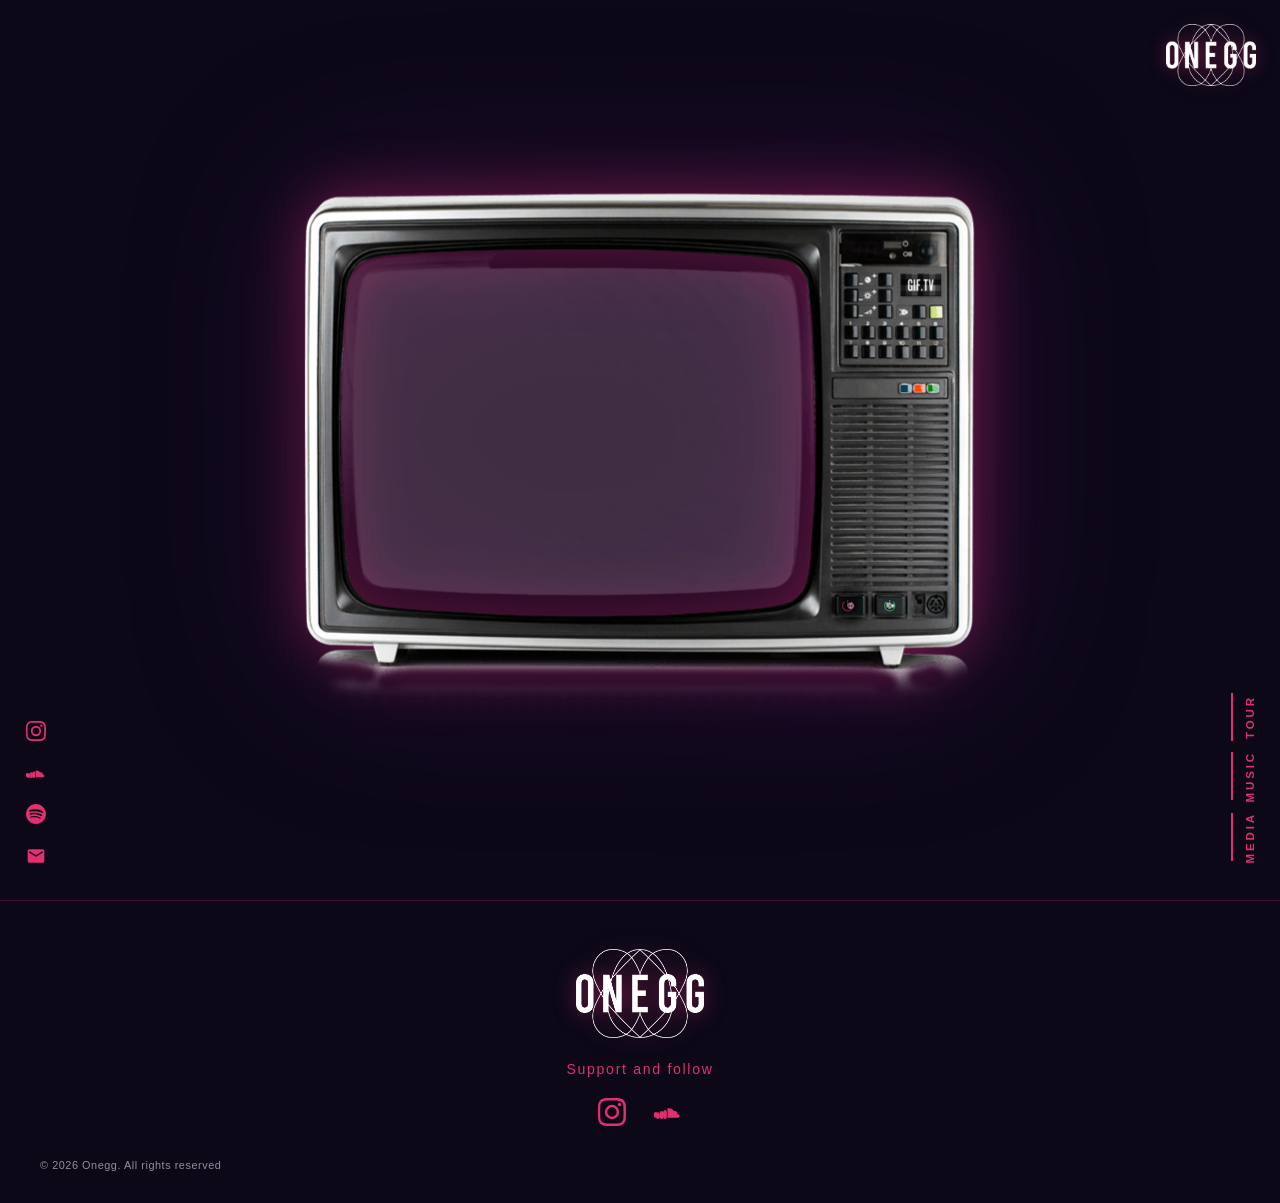
<file: src/main/resources/index.html>
<!DOCTYPE html>
<html lang="nl">
<head>
    <meta charset="UTF-8" />
    <link rel="icon" type="image/png" href="/assets/logos/onegg_black.png" />
    <meta name="viewport" content="width=device-width, initial-scale=1.0" />
    <title>Onegg – Official Website | Band</title>
    <meta name="description" content="Onegg synthesizer band. Listen to our music on Spotify and SoundCloud, see the latest tour dates and give a follow on Instagram." />
    <meta name="keywords" content="Onegg, Onegg band, Onegg muziek, Onegg tour, officiele website, official website" />
    <link rel="canonical" href="https://onegg.vercel.app/" />
    <meta name="google-site-verification" content="-wxwUbhpjzrurtQdqLQPda-i1GGJK5a_eSREH9TNf2Y" />
    <meta name="google-site-verification" content="mLw_jgncxNgITG5XimIl0dUG6x9PHY-xV02_WeSkKdg" />

    <!-- Open Graph -->
    <meta property="og:title" content="Onegg – Official Website" />
    <meta property="og:description" content="Onegg Synthesizer band, for tour dates and follow us on Instagram." />
    <meta property="og:image" content="https://onegg.vercel.app/assets/images/Onegg_HQjpg-08913.jpg" />
    <meta property="og:image:alt" content="Onegg band" />
    <meta property="og:url" content="https://onegg.vercel.app/" />
    <meta property="og:type" content="website" />
    <meta property="og:site_name" content="Onegg" />

    <!-- Twitter Card -->
    <meta name="twitter:card" content="summary_large_image" />
    <meta name="twitter:title" content="Onegg – Official Website" />
    <meta name="twitter:description" content="Onegg Synthesizer band, for tour dates and follow us on Instagram." />
    <meta name="twitter:image" content="https://onegg.vercel.app/assets/images/Onegg_HQjpg-08913.jpg" />

    <!-- Structured Data: MusicGroup -->
    <script type="application/ld+json">
    {
      "@context": "https://schema.org",
      "@type": "MusicGroup",
      "name": "Onegg",
      "url": "https://onegg.vercel.app/",
      "logo": "https://onegg.vercel.app/assets/logos/onegg_black.png",
      "image": "https://onegg.vercel.app/assets/logos/onegg_black.png",
      "sameAs": [
        "https://www.instagram.com/oneggband/",
        "https://soundcloud.com/user-51986169",
        "https://open.spotify.com/artist/2DBf3iPzWNMuvWiNuSa8Fa"
      ]
    }
    </script>

    <link rel="stylesheet" href="styles.css" />
</head>
<body>

<h1 class="sr-only">Onegg – Officiële Website</h1>

<!-- Top-right: logo -->
<div class="logo-corner">
    <a href="/"><img src="assets/logos/onegg_wit.png" alt="Onegg" /></a>
</div>

<!-- Main layout -->
<div class="layout">

    <!-- LEFT: Verticale naam + social icons -->
    <div class="col-left">

        <ul class="social-icons" aria-label="Social media">
            <li><a href="https://www.instagram.com/oneggband/?hl=en" target="_blank" rel="noopener noreferrer" aria-label="Instagram">
                <svg viewBox="0 0 24 24"><path d="M12 2.2c3.2 0 3.6.01 4.85.07 3.25.15 4.77 1.69 4.92 4.92.06 1.27.07 1.65.07 4.85s-.01 3.59-.07 4.85c-.15 3.23-1.66 4.77-4.92 4.92-1.25.06-1.64.07-4.85.07s-3.59-.01-4.85-.07C3.67 21.57 2.15 20.03 2 16.8c-.06-1.26-.07-1.64-.07-4.85s.01-3.59.07-4.85C2.15 3.87 3.67 2.33 6.85 2.2 8.12 2.14 8.8 2.2 12 2.2zm0-2.2C8.74 0 8.33.01 7.05.07 2.7.27.27 2.7.07 7.05.01 8.33 0 8.74 0 12c0 3.26.01 3.67.07 4.95.2 4.36 2.62 6.78 6.98 6.98C8.33 23.99 8.74 24 12 24s3.67-.01 4.95-.07c4.35-.2 6.78-2.62 6.98-6.98.06-1.28.07-1.69.07-4.95s-.01-3.67-.07-4.95c-.2-4.35-2.62-6.78-6.98-6.98C15.67.01 15.26 0 12 0zm0 5.84a6.16 6.16 0 100 12.32A6.16 6.16 0 0012 5.84zm0 10.16a4 4 0 110-8 4 4 0 010 8zm6.4-11.85a1.44 1.44 0 100 2.88 1.44 1.44 0 000-2.88z"/></svg>
            </a></li>
            <li><a href="https://soundcloud.com/user-51986169" target="_blank" rel="noopener noreferrer" aria-label="SoundCloud">
                <svg viewBox="0 0 24 24"><path d="M11.56 8.87V17h8.76c.96 0 1.68-.64 1.68-1.55 0-.83-.64-1.55-1.5-1.55-.13 0-.26.02-.38.05.03-.15.04-.3.04-.45 0-1.28-1.05-2.32-2.35-2.32-.32 0-.63.06-.91.18C16.44 9.83 15.08 8.87 11.56 8.87zM0 15.53c0 .82.67 1.47 1.5 1.47.82 0 1.5-.66 1.5-1.47V13.5C3 12.67 2.33 12 1.5 12 .67 12 0 12.67 0 13.5v2.03zm3.38-3.31c-.83 0-1.5.66-1.5 1.47v2.84c0 .82.67 1.47 1.5 1.47s1.5-.66 1.5-1.47v-2.84c0-.82-.68-1.47-1.5-1.47zm3.12-1c-.83 0-1.5.66-1.5 1.47v3.84c0 .82.67 1.47 1.5 1.47s1.5-.66 1.5-1.47v-3.84c0-.82-.67-1.47-1.5-1.47zm3-1c-.83 0-1.5.66-1.5 1.47v4.84c0 .82.67 1.47 1.5 1.47s1.5-.66 1.5-1.47v-4.84c0-.82-.68-1.47-1.5-1.47z"/></svg>
            </a></li>
            <li><a href="https://open.spotify.com/artist/2DBf3iPzWNMuvWiNuSa8Fa?si=qdErgPvLSTKMycpvlXIxsw" target="_blank" rel="noopener noreferrer" aria-label="Spotify">
                <svg viewBox="0 0 24 24"><path d="M12 0C5.37 0 0 5.37 0 12s5.37 12 12 12 12-5.37 12-12S18.63 0 12 0zm5.52 17.3a.75.75 0 01-1.03.25c-2.82-1.72-6.37-2.11-10.55-1.16a.75.75 0 01-.34-1.46c4.57-1.04 8.49-.59 11.66 1.34.36.22.47.68.26 1.03zm1.47-3.27a.94.94 0 01-1.29.31c-3.23-1.98-8.15-2.56-11.97-1.4a.94.94 0 01-.55-1.8c4.36-1.33 9.78-.68 13.5 1.6.44.27.58.84.31 1.29zm.13-3.41C15.24 8.39 8.8 8.17 5.14 9.27a1.12 1.12 0 01-.67-2.14c4.18-1.31 11.13-1.06 15.52 1.57a1.12 1.12 0 01-1.07 1.92h-.4z"/></svg>
            </a></li>
            <li><a href="https://www.instagram.com/oneggband/?hl=en" target="_blank" rel="noopener noreferrer" aria-label="Email">
                <svg viewBox="0 0 24 24"><path d="M20 4H4c-1.1 0-2 .9-2 2v12c0 1.1.9 2 2 2h16c1.1 0 2-.9 2-2V6c0-1.1-.9-2-2-2zm0 4-8 5-8-5V6l8 5 8-5v2z"/></svg>
            </a></li>
        </ul>
    </div>

    <!-- CENTER: TV afbeelding -->
    <div class="col-center">
        <div class="tv-wrapper">
            <video class="tv-screen" id="tvVideo" autoplay muted loop playsinline>
                <source src="assets/videos/live_video_goede.MP4" type="video/mp4" />
            </video>
            <!-- Black screen overlay (shown when TV is off) -->
            <div class="tv-off-overlay" id="tvOffOverlay"></div>
            <!-- On/Off buttons -->
            <div class="tv-buttons">
                <button class="tv-btn tv-btn--off" id="tvOff" title="Turn off">
                    <svg viewBox="0 0 24 24" fill="currentColor"><path d="M13 3h-2v10h2V3zm4.83 2.17l-1.42 1.42A6.92 6.92 0 0119 12c0 3.87-3.13 7-7 7A7 7 0 015 12c0-2.28 1.09-4.3 2.58-5.42L6.17 5.17A8.932 8.932 0 003 12a9 9 0 0018 0c0-2.74-1.23-5.18-3.17-6.83z"/></svg>
                </button>
                <button class="tv-btn tv-btn--on" id="tvOn" title="Turn on">
                    <svg viewBox="0 0 24 24" fill="currentColor"><path d="M13 3h-2v10h2V3zm4.83 2.17l-1.42 1.42A6.92 6.92 0 0119 12c0 3.87-3.13 7-7 7A7 7 0 015 12c0-2.28 1.09-4.3 2.58-5.42L6.17 5.17A8.932 8.932 0 003 12a9 9 0 0018 0c0-2.74-1.23-5.18-3.17-6.83z"/></svg>
                </button>
            </div>
            <img class="center-tv" src="assets/images/oldschooltv.png" alt="Old school TV" />
        </div>
    </div>

    <!-- RIGHT: Navigatie -->
    <div class="col-right">
        <nav class="main-nav" aria-label="Navigatie">
            <div class="main-nav__item"><a href="/tour">Tour</a></div>
            <div class="main-nav__item"><a href="/music">Music</a></div>
            <div class="main-nav__item"><a href="/media">Media</a></div>
        </nav>
    </div>

</div>



<!-- Footer -->
<footer class="site-footer">
    <div class="footer-inner">
        <a href="/"><img class="footer-logo" src="assets/logos/onegg_wit.png" alt="Onegg" /></a>
        <p class="footer-tagline">Support and follow</p>
        <ul class="footer-social" aria-label="Social media">
            <li><a href="https://www.instagram.com/oneggband/?hl=en" target="_blank" rel="noopener noreferrer" aria-label="Instagram">
                <svg viewBox="0 0 24 24"><path d="M12 2.2c3.2 0 3.6.01 4.85.07 3.25.15 4.77 1.69 4.92 4.92.06 1.27.07 1.65.07 4.85s-.01 3.59-.07 4.85c-.15 3.23-1.66 4.77-4.92 4.92-1.25.06-1.64.07-4.85.07s-3.59-.01-4.85-.07C3.67 21.57 2.15 20.03 2 16.8c-.06-1.26-.07-1.64-.07-4.85s.01-3.59.07-4.85C2.15 3.87 3.67 2.33 6.85 2.2 8.12 2.14 8.8 2.2 12 2.2zm0-2.2C8.74 0 8.33.01 7.05.07 2.7.27.27 2.7.07 7.05.01 8.33 0 8.74 0 12c0 3.26.01 3.67.07 4.95.2 4.36 2.62 6.78 6.98 6.98C8.33 23.99 8.74 24 12 24s3.67-.01 4.95-.07c4.35-.2 6.78-2.62 6.98-6.98.06-1.28.07-1.69.07-4.95s-.01-3.67-.07-4.95c-.2-4.35-2.62-6.78-6.98-6.98C15.67.01 15.26 0 12 0zm0 5.84a6.16 6.16 0 100 12.32A6.16 6.16 0 0012 5.84zm0 10.16a4 4 0 110-8 4 4 0 010 8zm6.4-11.85a1.44 1.44 0 100 2.88 1.44 1.44 0 000-2.88z"/></svg>
            </a></li>
            <li><a href="https://soundcloud.com/user-51986169" target="_blank" rel="noopener noreferrer" aria-label="SoundCloud">
                <svg viewBox="0 0 24 24"><path d="M11.56 8.87V17h8.76c.96 0 1.68-.64 1.68-1.55 0-.83-.64-1.55-1.5-1.55-.13 0-.26.02-.38.05.03-.15.04-.3.04-.45 0-1.28-1.05-2.32-2.35-2.32-.32 0-.63.06-.91.18C16.44 9.83 15.08 8.87 11.56 8.87zM0 15.53c0 .82.67 1.47 1.5 1.47.82 0 1.5-.66 1.5-1.47V13.5C3 12.67 2.33 12 1.5 12 .67 12 0 12.67 0 13.5v2.03zm3.38-3.31c-.83 0-1.5.66-1.5 1.47v2.84c0 .82.67 1.47 1.5 1.47s1.5-.66 1.5-1.47v-2.84c0-.82-.68-1.47-1.5-1.47zm3.12-1c-.83 0-1.5.66-1.5 1.47v3.84c0 .82.67 1.47 1.5 1.47s1.5-.66 1.5-1.47v-3.84c0-.82-.67-1.47-1.5-1.47zm3-1c-.83 0-1.5.66-1.5 1.47v4.84c0 .82.67 1.47 1.5 1.47s1.5-.66 1.5-1.47v-4.84c0-.82-.68-1.47-1.5-1.47z"/></svg>
            </a></li>
        </ul>
    </div>
    <p class="footer-copy">© <span id="footer-year"></span> Onegg. All rights reserved</p>
</footer>

<script>
    document.getElementById('footer-year').textContent = new Date().getFullYear();

    const video   = document.getElementById('tvVideo');
    const overlay = document.getElementById('tvOffOverlay');
    const btnOff  = document.getElementById('tvOff');
    const btnOn   = document.getElementById('tvOn');

    btnOff.addEventListener('click', () => {
        overlay.classList.add('tv-off');
        video.pause();
    });

    btnOn.addEventListener('click', () => {
        overlay.classList.remove('tv-off');
        video.play();
    });
</script>

</body>
</html>
</file>
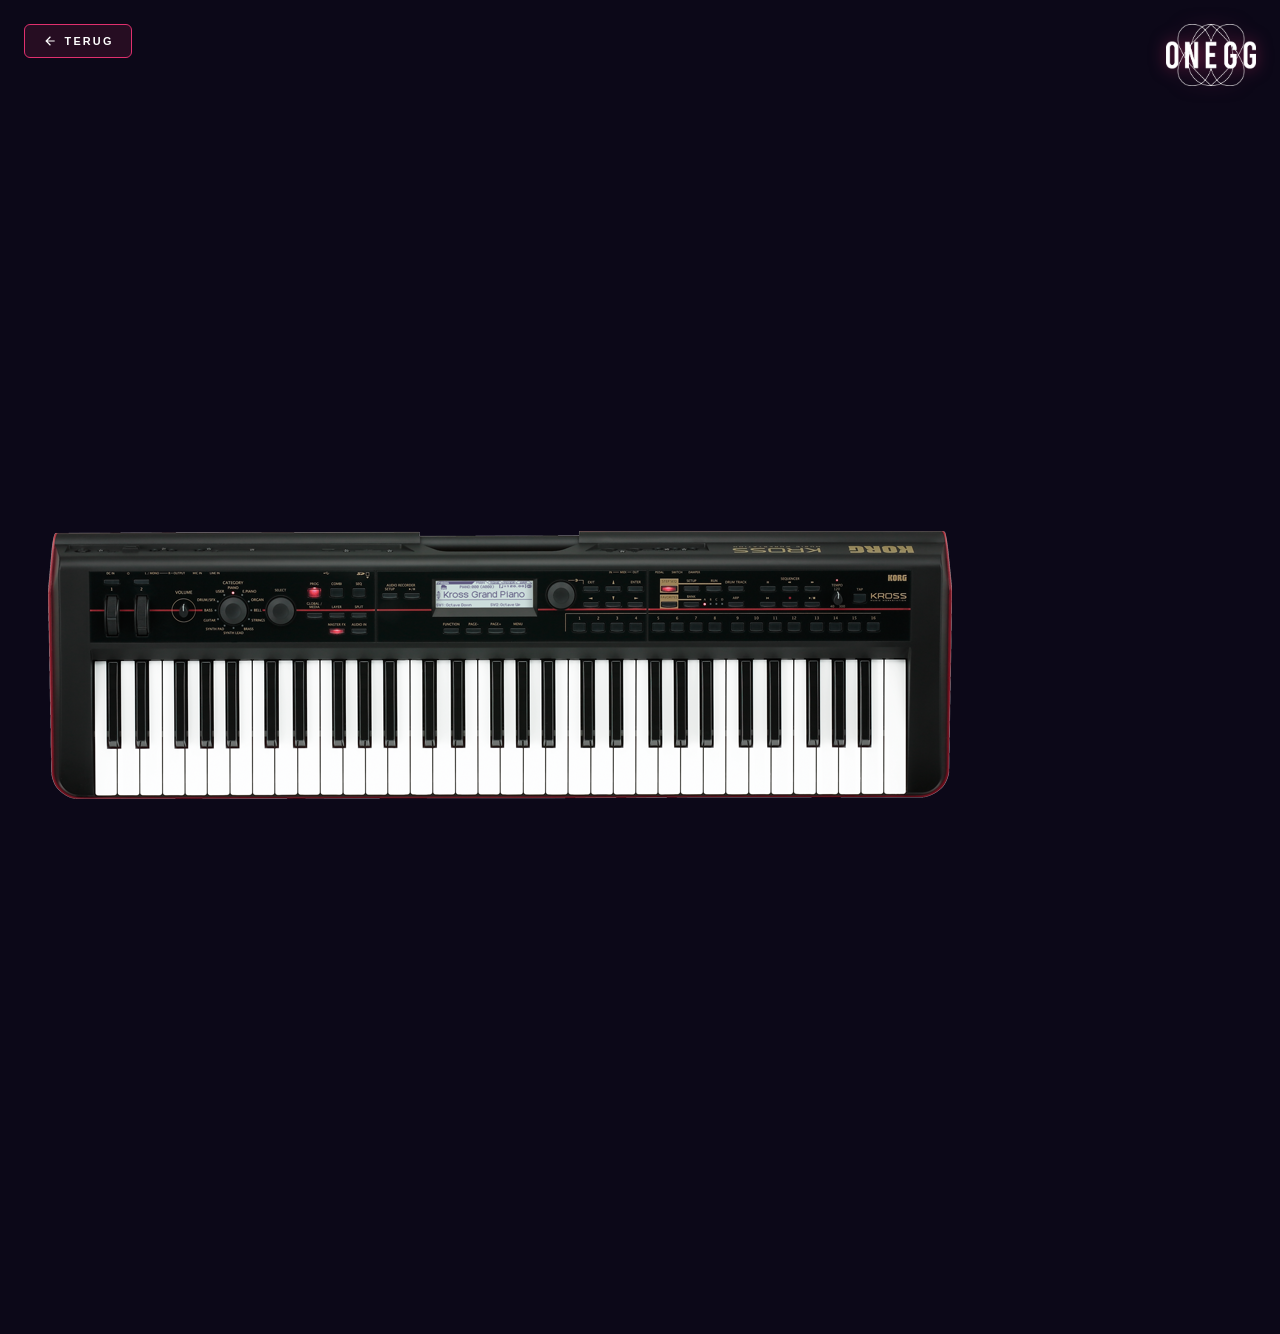
<file: src/main/resources/korg-kronos.html>
<!DOCTYPE html>
<html lang="nl">
<head>
    <meta charset="UTF-8" />
    <link rel="icon" type="image/png" href="/assets/logos/onegg_black.png" />
    <meta name="viewport" content="width=device-width, initial-scale=1.0" />
    <title>Onegg – Korg Kronos</title>
    <meta name="description" content="Onegg – Korg Kronos" />
    <link rel="stylesheet" href="styles.css" />
</head>
<body>

<a href="/music" class="back-btn" aria-label="Terug naar Music">
    <svg viewBox="0 0 24 24"><path d="M20 11H7.83l5.59-5.59L12 4l-8 8 8 8 1.41-1.41L7.83 13H20v-2z"/></svg>
    Terug
</a>

<div class="logo-corner">
    <a href="/"><img src="assets/logos/onegg_wit.png" alt="Onegg" /></a>
</div>

<div class="instrument-detail--kronos">
    <img class="instrument-detail__img--kronos" src="assets/images/korg-kronos-korg.png" alt="Korg Kronos" />
</div>

</body>
</html>
</file>
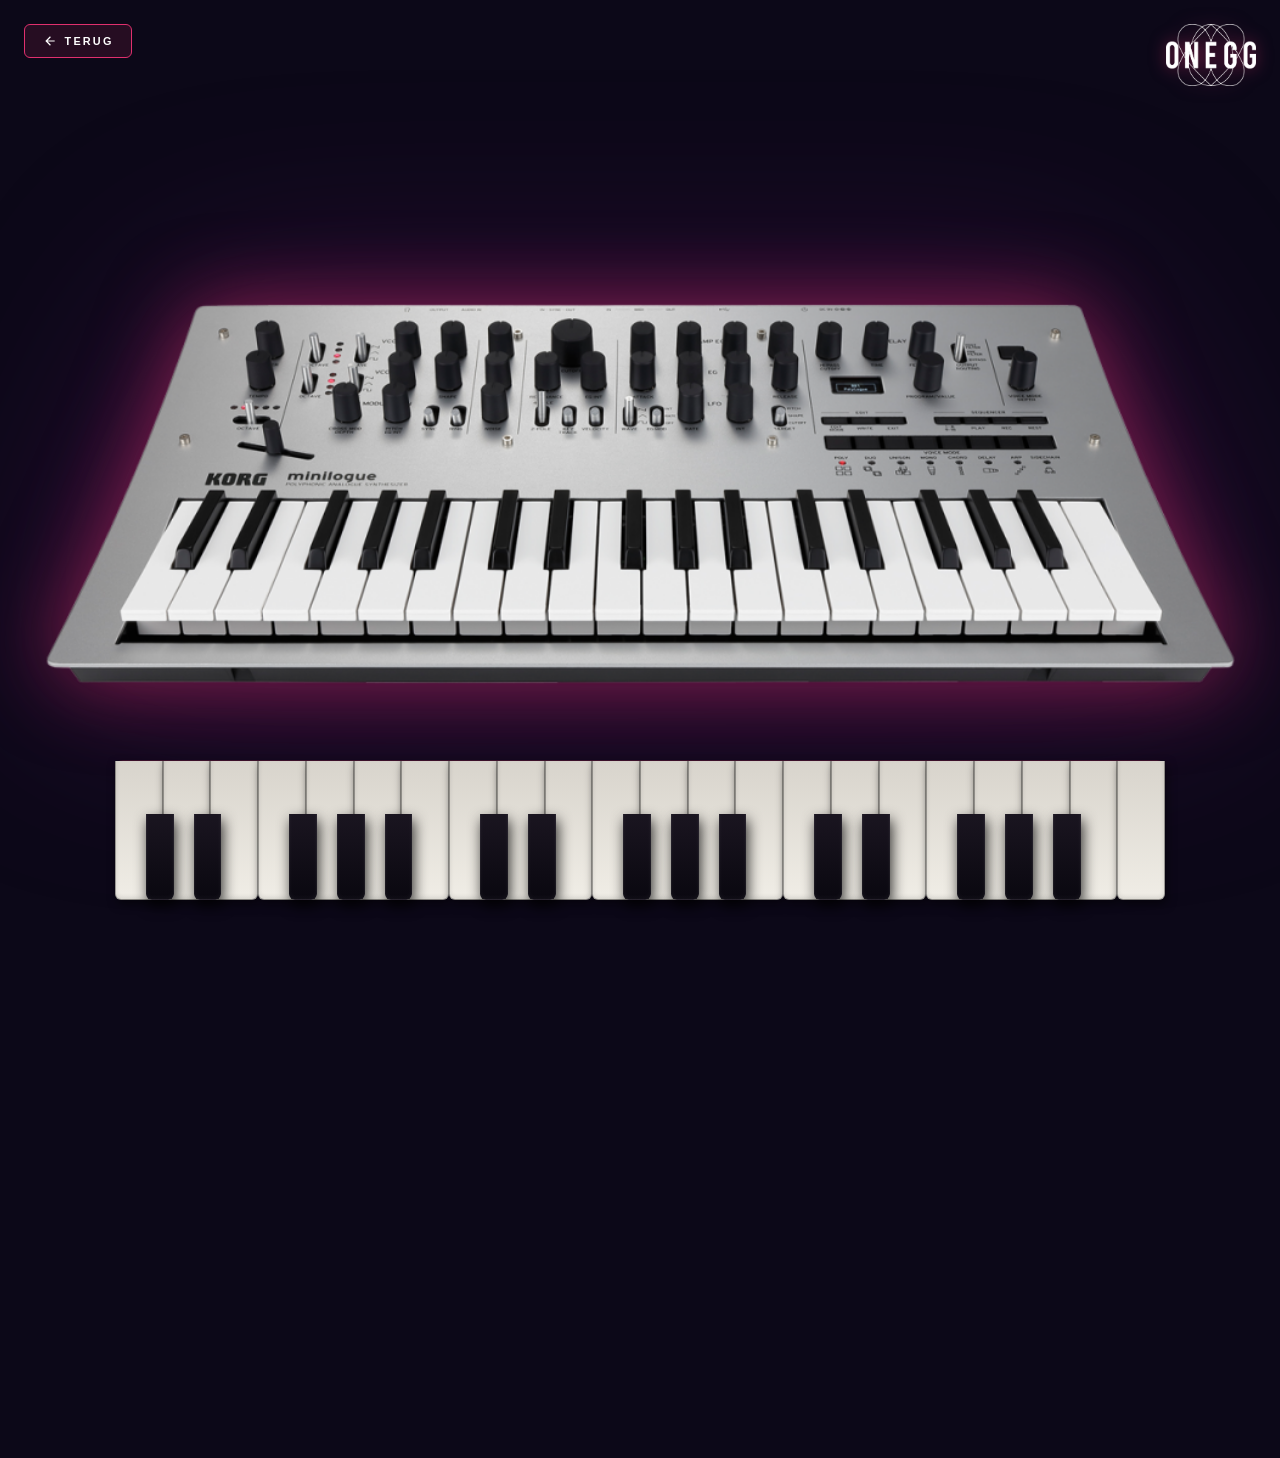
<file: src/main/resources/korg-minilogue.html>
<!DOCTYPE html>
<html lang="nl">
<head>
    <meta charset="UTF-8" />
    <link rel="icon" type="image/png" href="/assets/logos/onegg_black.png" />
    <meta name="viewport" content="width=device-width, initial-scale=1.0" />
    <title>Onegg – Korg Minilogue</title>
    <meta name="description" content="Onegg – Korg Minilogue" />
    <link rel="stylesheet" href="styles.css" />
    <link rel="stylesheet" href="korg-minilogue.css" />
</head>
<body>

<a href="/music" class="back-btn" aria-label="Terug naar Music">
    <svg viewBox="0 0 24 24"><path d="M20 11H7.83l5.59-5.59L12 4l-8 8 8 8 1.41-1.41L7.83 13H20v-2z"/></svg>
    Terug
</a>

<div class="logo-corner">
    <a href="/"><img src="assets/logos/onegg_wit.png" alt="Onegg" /></a>
</div>

<div class="instrument-detail--minilogue">
    <img class="instrument-detail__img--minilogue" src="assets/images/korg-minilogue.png" alt="Korg Minilogue" />
</div>

<script src="korg-minilogue.js"></script>
</body>
</html>
</file>
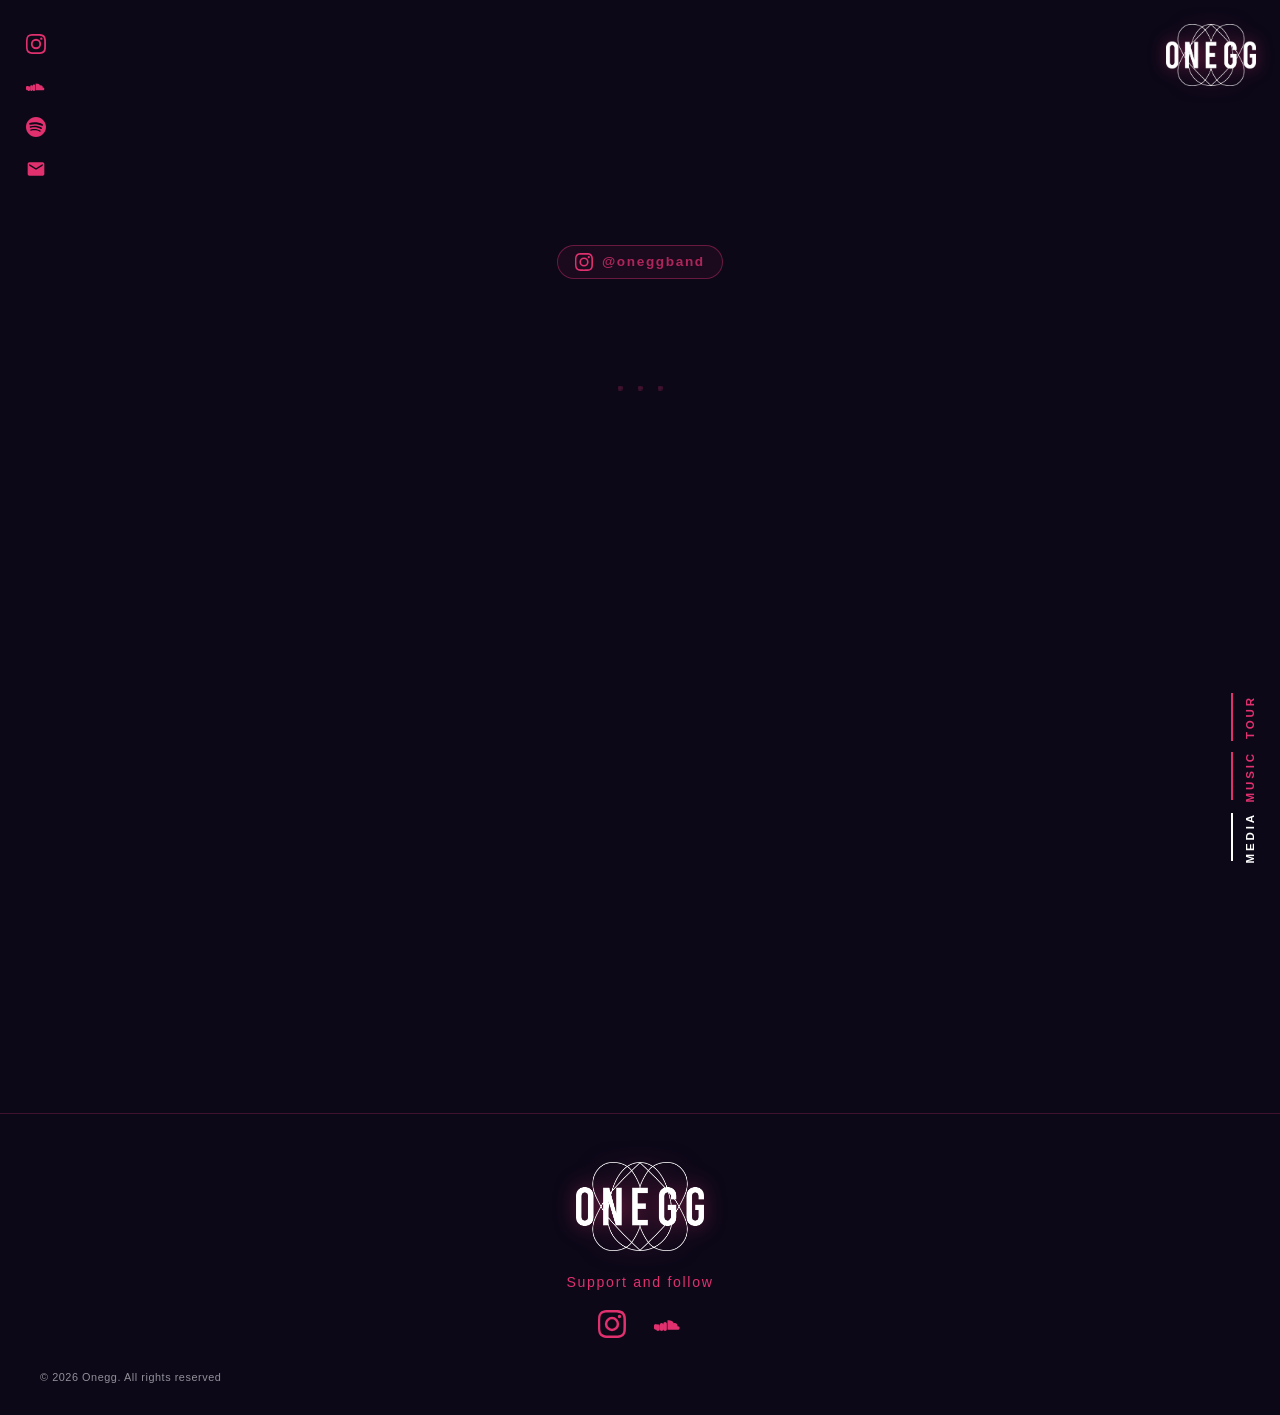
<file: src/main/resources/media.html>
<!DOCTYPE html>
<html lang="nl">
<head>
    <meta charset="UTF-8" />
    <link rel="icon" type="image/png" href="/assets/logos/onegg_black.png" />
    <meta name="viewport" content="width=device-width, initial-scale=1.0" />
    <title>Onegg – Media | Foto's & Video's</title>
    <meta name="description" content="Bekijk foto's en video's van Onegg. Volg ons op Instagram voor de nieuwste updates van de band." />
    <link rel="canonical" href="https://onegg.vercel.app/media" />
    <meta property="og:title" content="Onegg – Media" />
    <meta property="og:description" content="Bekijk foto's en video's van Onegg. Volg ons op Instagram voor de nieuwste updates." />
    <meta property="og:image" content="https://onegg.vercel.app/assets/images/Onegg_HQjpg-08913.jpg" />
    <meta property="og:url" content="https://onegg.vercel.app/media" />
    <meta property="og:type" content="website" />
    <meta property="og:site_name" content="Onegg" />
    <meta name="twitter:card" content="summary_large_image" />
    <meta name="twitter:title" content="Onegg – Media" />
    <meta name="twitter:description" content="Bekijk foto's en video's van Onegg. Volg ons op Instagram voor de nieuwste updates." />
    <meta name="twitter:image" content="https://onegg.vercel.app/assets/images/Onegg_HQjpg-08913.jpg" />
    <link rel="stylesheet" href="styles.css" />
    <link rel="stylesheet" href="media.css" />
</head>
<body>

<div class="logo-corner">
    <a href="/"><img src="assets/logos/onegg_wit.png" alt="Onegg" /></a>
</div>

<!-- Fixed rechter sidebar: navigatie (desktop) -->
<aside class="media-sidebar media-sidebar--right">
    <nav class="main-nav" aria-label="Navigatie">
        <div class="main-nav__item"><a href="/tour">Tour</a></div>
        <div class="main-nav__item"><a href="/music">Music</a></div>
        <div class="main-nav__item main-nav__item--active"><a href="/media">Media</a></div>
    </nav>
</aside>

<div class="col-left">
    <ul class="social-icons" aria-label="Social media">
        <li><a href="https://www.instagram.com/oneggband/?hl=en" target="_blank" rel="noopener noreferrer" aria-label="Instagram">
            <svg viewBox="0 0 24 24"><path d="M12 2.2c3.2 0 3.6.01 4.85.07 3.25.15 4.77 1.69 4.92 4.92.06 1.27.07 1.65.07 4.85s-.01 3.59-.07 4.85c-.15 3.23-1.66 4.77-4.92 4.92-1.25.06-1.64.07-4.85.07s-3.59-.01-4.85-.07C3.67 21.57 2.15 20.03 2 16.8c-.06-1.26-.07-1.64-.07-4.85s.01-3.59.07-4.85C2.15 3.87 3.67 2.33 6.85 2.2 8.12 2.14 8.8 2.2 12 2.2zm0-2.2C8.74 0 8.33.01 7.05.07 2.7.27.27 2.7.07 7.05.01 8.33 0 8.74 0 12c0 3.26.01 3.67.07 4.95.2 4.36 2.62 6.78 6.98 6.98C8.33 23.99 8.74 24 12 24s3.67-.01 4.95-.07c4.35-.2 6.78-2.62 6.98-6.98.06-1.28.07-1.69.07-4.95s-.01-3.67-.07-4.95c-.2-4.35-2.62-6.78-6.98-6.98C15.67.01 15.26 0 12 0zm0 5.84a6.16 6.16 0 100 12.32A6.16 6.16 0 0012 5.84zm0 10.16a4 4 0 110-8 4 4 0 010 8zm6.4-11.85a1.44 1.44 0 100 2.88 1.44 1.44 0 000-2.88z"/></svg>
        </a></li>
        <li><a href="https://soundcloud.com/user-51986169" target="_blank" rel="noopener noreferrer" aria-label="SoundCloud">
            <svg viewBox="0 0 24 24"><path d="M11.56 8.87V17h8.76c.96 0 1.68-.64 1.68-1.55 0-.83-.64-1.55-1.5-1.55-.13 0-.26.02-.38.05.03-.15.04-.3.04-.45 0-1.28-1.05-2.32-2.35-2.32-.32 0-.63.06-.91.18C16.44 9.83 15.08 8.87 11.56 8.87zM0 15.53c0 .82.67 1.47 1.5 1.47.82 0 1.5-.66 1.5-1.47V13.5C3 12.67 2.33 12 1.5 12 .67 12 0 12.67 0 13.5v2.03zm3.38-3.31c-.83 0-1.5.66-1.5 1.47v2.84c0 .82.67 1.47 1.5 1.47s1.5-.66 1.5-1.47v-2.84c0-.82-.68-1.47-1.5-1.47zm3.12-1c-.83 0-1.5.66-1.5 1.47v3.84c0 .82.67 1.47 1.5 1.47s1.5-.66 1.5-1.47v-3.84c0-.82-.67-1.47-1.5-1.47zm3-1c-.83 0-1.5.66-1.5 1.47v4.84c0 .82.67 1.47 1.5 1.47s1.5-.66 1.5-1.47v-4.84c0-.82-.68-1.47-1.5-1.47z"/></svg>
        </a></li>
        <li><a href="https://open.spotify.com/artist/2DBf3iPzWNMuvWiNuSa8Fa?si=qdErgPvLSTKMycpvlXIxsw" target="_blank" rel="noopener noreferrer" aria-label="Spotify">
            <svg viewBox="0 0 24 24"><path d="M12 0C5.37 0 0 5.37 0 12s5.37 12 12 12 12-5.37 12-12S18.63 0 12 0zm5.52 17.3a.75.75 0 01-1.03.25c-2.82-1.72-6.37-2.11-10.55-1.16a.75.75 0 01-.34-1.46c4.57-1.04 8.49-.59 11.66 1.34.36.22.47.68.26 1.03zm1.47-3.27a.94.94 0 01-1.29.31c-3.23-1.98-8.15-2.56-11.97-1.4a.94.94 0 01-.55-1.8c4.36-1.33 9.78-.68 13.5 1.6.44.27.58.84.31 1.29zm.13-3.41C15.24 8.39 8.8 8.17 5.14 9.27a1.12 1.12 0 01-.67-2.14c4.18-1.31 11.13-1.06 15.52 1.57a1.12 1.12 0 01-1.07 1.92h-.4z"/></svg>
        </a></li>
        <li><a href="https://www.instagram.com/oneggband/?hl=en" target="_blank" rel="noopener noreferrer" aria-label="Email">
            <svg viewBox="0 0 24 24"><path d="M20 4H4c-1.1 0-2 .9-2 2v12c0 1.1.9 2 2 2h16c1.1 0 2-.9 2-2V6c0-1.1-.9-2-2-2zm0 4-8 5-8-5V6l8 5 8-5v2z"/></svg>
        </a></li>
    </ul>
</div>

<div class="col-center">
    <div class="page-hero">
    </div>
</div>

<!-- Scrollable feed content -->
<main class="media-main">

    <div class="media-insta-badge">
        <svg viewBox="0 0 24 24" aria-hidden="true"><path d="M12 2.2c3.2 0 3.6.01 4.85.07 3.25.15 4.77 1.69 4.92 4.92.06 1.27.07 1.65.07 4.85s-.01 3.59-.07 4.85c-.15 3.23-1.66 4.77-4.92 4.92-1.25.06-1.64.07-4.85.07s-3.59-.01-4.85-.07C3.67 21.57 2.15 20.03 2 16.8c-.06-1.26-.07-1.64-.07-4.85s.01-3.59.07-4.85C2.15 3.87 3.67 2.33 6.85 2.2 8.12 2.14 8.8 2.2 12 2.2zm0-2.2C8.74 0 8.33.01 7.05.07 2.7.27.27 2.7.07 7.05.01 8.33 0 8.74 0 12c0 3.26.01 3.67.07 4.95.2 4.36 2.62 6.78 6.98 6.98C8.33 23.99 8.74 24 12 24s3.67-.01 4.95-.07c4.35-.2 6.78-2.62 6.98-6.98.06-1.28.07-1.69.07-4.95s-.01-3.67-.07-4.95c-.2-4.35-2.62-6.78-6.98-6.98C15.67.01 15.26 0 12 0zm0 5.84a6.16 6.16 0 100 12.32A6.16 6.16 0 0012 5.84zm0 10.16a4 4 0 110-8 4 4 0 010 8zm6.4-11.85a1.44 1.44 0 100 2.88 1.44 1.44 0 000-2.88z"/></svg>
        <a href="https://www.instagram.com/oneggband/?hl=en" target="_blank" rel="noopener noreferrer">@oneggband</a>
    </div>

    <section class="media-feed-section">

        <!-- Loading animatie -->
        <div class="media-loader" id="mediaLoader" aria-label="Feed laden…">
            <div class="media-loader__dot"></div>
            <div class="media-loader__dot"></div>
            <div class="media-loader__dot"></div>
        </div>

        <div class="media-feed-wrap" id="mediaFeedWrap">
            <div data-behold-id="WQrnI9qKIvubhfb1TUiV"></div>
        </div>

    </section>

</main>

<footer class="site-footer">
    <div class="footer-inner">
        <a href="/"><img class="footer-logo" src="assets/logos/onegg_wit.png" alt="Onegg" /></a>
        <p class="footer-tagline">Support and follow</p>
        <ul class="footer-social" aria-label="Social media">
            <li><a href="https://www.instagram.com/oneggband/?hl=en" target="_blank" rel="noopener noreferrer" aria-label="Instagram">
                <svg viewBox="0 0 24 24"><path d="M12 2.2c3.2 0 3.6.01 4.85.07 3.25.15 4.77 1.69 4.92 4.92.06 1.27.07 1.65.07 4.85s-.01 3.59-.07 4.85c-.15 3.23-1.66 4.77-4.92 4.92-1.25.06-1.64.07-4.85.07s-3.59-.01-4.85-.07C3.67 21.57 2.15 20.03 2 16.8c-.06-1.26-.07-1.64-.07-4.85s.01-3.59.07-4.85C2.15 3.87 3.67 2.33 6.85 2.2 8.12 2.14 8.8 2.2 12 2.2zm0-2.2C8.74 0 8.33.01 7.05.07 2.7.27.27 2.7.07 7.05.01 8.33 0 8.74 0 12c0 3.26.01 3.67.07 4.95.2 4.36 2.62 6.78 6.98 6.98C8.33 23.99 8.74 24 12 24s3.67-.01 4.95-.07c4.35-.2 6.78-2.62 6.98-6.98.06-1.28.07-1.69.07-4.95s-.01-3.67-.07-4.95c-.2-4.35-2.62-6.78-6.98-6.98C15.67.01 15.26 0 12 0zm0 5.84a6.16 6.16 0 100 12.32A6.16 6.16 0 0012 5.84zm0 10.16a4 4 0 110-8 4 4 0 010 8zm6.4-11.85a1.44 1.44 0 100 2.88 1.44 1.44 0 000-2.88z"/></svg>
            </a></li>
            <li><a href="https://soundcloud.com/user-51986169" target="_blank" rel="noopener noreferrer" aria-label="SoundCloud">
                <svg viewBox="0 0 24 24"><path d="M11.56 8.87V17h8.76c.96 0 1.68-.64 1.68-1.55 0-.83-.64-1.55-1.5-1.55-.13 0-.26.02-.38.05.03-.15.04-.3.04-.45 0-1.28-1.05-2.32-2.35-2.32-.32 0-.63.06-.91.18C16.44 9.83 15.08 8.87 11.56 8.87zM0 15.53c0 .82.67 1.47 1.5 1.47.82 0 1.5-.66 1.5-1.47V13.5C3 12.67 2.33 12 1.5 12 .67 12 0 12.67 0 13.5v2.03zm3.38-3.31c-.83 0-1.5.66-1.5 1.47v2.84c0 .82.67 1.47 1.5 1.47s1.5-.66 1.5-1.47v-2.84c0-.82-.68-1.47-1.5-1.47zm3.12-1c-.83 0-1.5.66-1.5 1.47v3.84c0 .82.67 1.47 1.5 1.47s1.5-.66 1.5-1.47v-3.84c0-.82-.67-1.47-1.5-1.47zm3-1c-.83 0-1.5.66-1.5 1.47v4.84c0 .82.67 1.47 1.5 1.47s1.5-.66 1.5-1.47v-4.84c0-.82-.68-1.47-1.5-1.47z"/></svg>
            </a></li>
        </ul>
    </div>
    <p class="footer-copy">© <span id="footer-year"></span> Onegg. All rights reserved</p>
</footer>

<script src="media.js"></script>

<!-- Behold embed script -->
<script>
    (function() {
        const d=document,s=d.createElement("script");s.type="module";
        s.src="https://w.behold.so/widget.js";d.head.append(s);
    })();
</script>

<script>document.getElementById('footer-year').textContent = new Date().getFullYear();</script>
</body>
</html>
</file>
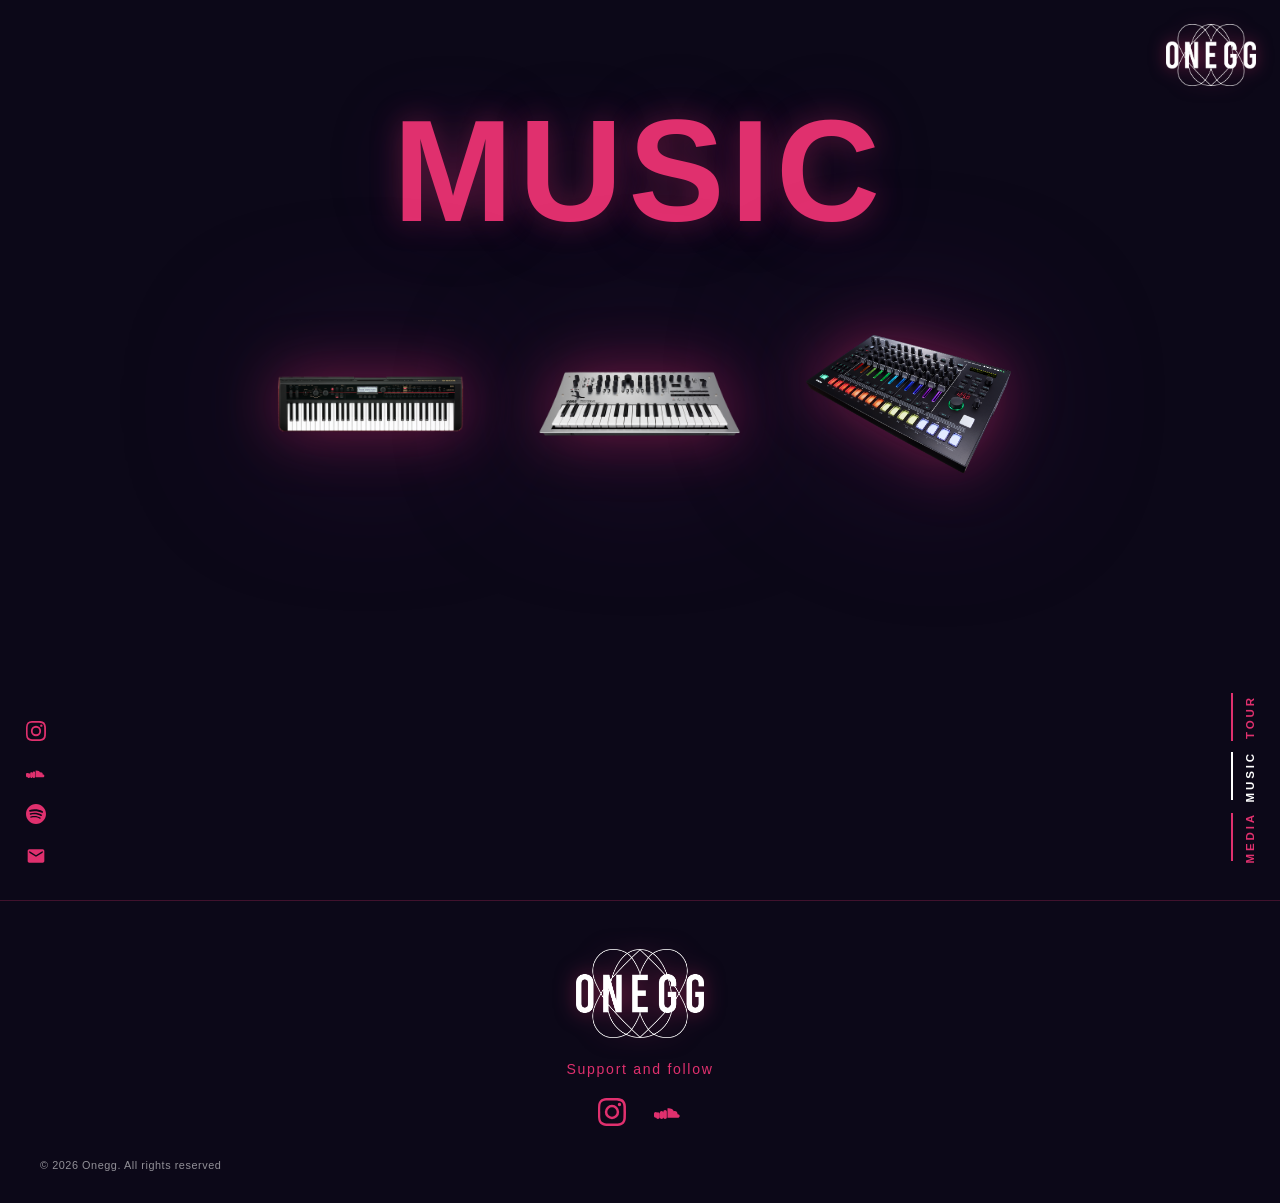
<file: src/main/resources/music.html>
<!DOCTYPE html>
<html lang="nl">
<head>
    <meta charset="UTF-8" />
    <link rel="icon" type="image/png" href="/assets/logos/onegg_black.png" />
    <meta name="viewport" content="width=device-width, initial-scale=1.0" />
    <title>Onegg – Muziek | Luister op Spotify & SoundCloud</title>
    <meta name="description" content="Luister naar de muziek van Onegg op Spotify en SoundCloud. Ontdek onze tracks, albums en live opnames." />
    <link rel="canonical" href="https://onegg.vercel.app/music" />
    <meta property="og:title" content="Onegg – Muziek" />
    <meta property="og:description" content="Luister naar de muziek van Onegg op Spotify en SoundCloud. Ontdek onze tracks, albums en live opnames." />
    <meta property="og:image" content="https://onegg.vercel.app/assets/images/Onegg_HQjpg-08913.jpg" />
    <meta property="og:url" content="https://onegg.vercel.app/music" />
    <meta property="og:type" content="music.album" />
    <meta property="og:site_name" content="Onegg" />
    <meta name="twitter:card" content="summary_large_image" />
    <meta name="twitter:title" content="Onegg – Muziek" />
    <meta name="twitter:description" content="Luister naar de muziek van Onegg op Spotify en SoundCloud." />
    <meta name="twitter:image" content="https://onegg.vercel.app/assets/images/Onegg_HQjpg-08913.jpg" />
    <link rel="stylesheet" href="styles.css" />
</head>
<body>

<div class="logo-corner">
    <a href="/"><img src="assets/logos/onegg_wit.png" alt="Onegg" /></a>
</div>

<div class="layout">

    <div class="page-title-bar">
        <h1 class="page-title">Music</h1>
    </div>

    <div class="col-left">
        <ul class="social-icons" aria-label="Social media">
            <li><a href="https://www.instagram.com/oneggband/?hl=en" target="_blank" rel="noopener noreferrer" aria-label="Instagram">
                <svg viewBox="0 0 24 24"><path d="M12 2.2c3.2 0 3.6.01 4.85.07 3.25.15 4.77 1.69 4.92 4.92.06 1.27.07 1.65.07 4.85s-.01 3.59-.07 4.85c-.15 3.23-1.66 4.77-4.92 4.92-1.25.06-1.64.07-4.85.07s-3.59-.01-4.85-.07C3.67 21.57 2.15 20.03 2 16.8c-.06-1.26-.07-1.64-.07-4.85s.01-3.59.07-4.85C2.15 3.87 3.67 2.33 6.85 2.2 8.12 2.14 8.8 2.2 12 2.2zm0-2.2C8.74 0 8.33.01 7.05.07 2.7.27.27 2.7.07 7.05.01 8.33 0 8.74 0 12c0 3.26.01 3.67.07 4.95.2 4.36 2.62 6.78 6.98 6.98C8.33 23.99 8.74 24 12 24s3.67-.01 4.95-.07c4.35-.2 6.78-2.62 6.98-6.98.06-1.28.07-1.69.07-4.95s-.01-3.67-.07-4.95c-.2-4.35-2.62-6.78-6.98-6.98C15.67.01 15.26 0 12 0zm0 5.84a6.16 6.16 0 100 12.32A6.16 6.16 0 0012 5.84zm0 10.16a4 4 0 110-8 4 4 0 010 8zm6.4-11.85a1.44 1.44 0 100 2.88 1.44 1.44 0 000-2.88z"/></svg>
            </a></li>
            <li><a href="https://soundcloud.com/user-51986169" target="_blank" rel="noopener noreferrer" aria-label="SoundCloud">
                <svg viewBox="0 0 24 24"><path d="M11.56 8.87V17h8.76c.96 0 1.68-.64 1.68-1.55 0-.83-.64-1.55-1.5-1.55-.13 0-.26.02-.38.05.03-.15.04-.3.04-.45 0-1.28-1.05-2.32-2.35-2.32-.32 0-.63.06-.91.18C16.44 9.83 15.08 8.87 11.56 8.87zM0 15.53c0 .82.67 1.47 1.5 1.47.82 0 1.5-.66 1.5-1.47V13.5C3 12.67 2.33 12 1.5 12 .67 12 0 12.67 0 13.5v2.03zm3.38-3.31c-.83 0-1.5.66-1.5 1.47v2.84c0 .82.67 1.47 1.5 1.47s1.5-.66 1.5-1.47v-2.84c0-.82-.68-1.47-1.5-1.47zm3.12-1c-.83 0-1.5.66-1.5 1.47v3.84c0 .82.67 1.47 1.5 1.47s1.5-.66 1.5-1.47v-3.84c0-.82-.67-1.47-1.5-1.47zm3-1c-.83 0-1.5.66-1.5 1.47v4.84c0 .82.67 1.47 1.5 1.47s1.5-.66 1.5-1.47v-4.84c0-.82-.68-1.47-1.5-1.47z"/></svg>
            </a></li>
            <li><a href="https://open.spotify.com/artist/2DBf3iPzWNMuvWiNuSa8Fa?si=qdErgPvLSTKMycpvlXIxsw" target="_blank" rel="noopener noreferrer" aria-label="Spotify">
                <svg viewBox="0 0 24 24"><path d="M12 0C5.37 0 0 5.37 0 12s5.37 12 12 12 12-5.37 12-12S18.63 0 12 0zm5.52 17.3a.75.75 0 01-1.03.25c-2.82-1.72-6.37-2.11-10.55-1.16a.75.75 0 01-.34-1.46c4.57-1.04 8.49-.59 11.66 1.34.36.22.47.68.26 1.03zm1.47-3.27a.94.94 0 01-1.29.31c-3.23-1.98-8.15-2.56-11.97-1.4a.94.94 0 01-.55-1.8c4.36-1.33 9.78-.68 13.5 1.6.44.27.58.84.31 1.29zm.13-3.41C15.24 8.39 8.8 8.17 5.14 9.27a1.12 1.12 0 01-.67-2.14c4.18-1.31 11.13-1.06 15.52 1.57a1.12 1.12 0 01-1.07 1.92h-.4z"/></svg>
            </a></li>
            <li><a href="https://www.instagram.com/oneggband/?hl=en" target="_blank" rel="noopener noreferrer" aria-label="Email">
                <svg viewBox="0 0 24 24"><path d="M20 4H4c-1.1 0-2 .9-2 2v12c0 1.1.9 2 2 2h16c1.1 0 2-.9 2-2V6c0-1.1-.9-2-2-2zm0 4-8 5-8-5V6l8 5 8-5v2z"/></svg>
            </a></li>
        </ul>
    </div>

    <div class="col-center">
        <div class="music-content">
            <h1 class="page-title">Music</h1>
            <div class="music-instruments">
                <a href="/korg-kronos"><img class="instrument-img" src="assets/images/korg-kronos-korg.png" alt="Korg Kronos" /></a>
                <a href="/korg-minilogue"><img class="instrument-img" src="assets/images/korg-minilogue.png" alt="Korg Minilogue" /></a>
                <a href="/roland-tr-808"><img class="instrument-img instrument-img--808" src="assets/images/roland-tr-808.png" alt="Roland TR-808" /></a>
            </div>
            <div class="soundcloud-wrap">
                <iframe allow="autoplay"
                    src="https://w.soundcloud.com/player/?url=https%3A//soundcloud.com/user-51986169/onegg-angelina-jolie-live-version&color=%23e0306e&auto_play=false&hide_related=false&show_comments=true&show_user=true&show_reposts=false&show_teaser=true&visual=true">
                </iframe>
            </div>
        </div>
    </div>

    <div class="col-right">
        <nav class="main-nav" aria-label="Navigatie">
            <div class="main-nav__item"><a href="/tour">Tour</a></div>
            <div class="main-nav__item main-nav__item--active"><a href="/music">Music</a></div>
            <div class="main-nav__item"><a href="/media">Media</a></div>
        </nav>
    </div>

</div>

<footer class="site-footer">
    <div class="footer-inner">
        <a href="/"><img class="footer-logo" src="assets/logos/onegg_wit.png" alt="Onegg" /></a>
        <p class="footer-tagline">Support and follow</p>
        <ul class="footer-social" aria-label="Social media">
            <li><a href="https://www.instagram.com/oneggband/?hl=en" target="_blank" rel="noopener noreferrer" aria-label="Instagram">
                <svg viewBox="0 0 24 24"><path d="M12 2.2c3.2 0 3.6.01 4.85.07 3.25.15 4.77 1.69 4.92 4.92.06 1.27.07 1.65.07 4.85s-.01 3.59-.07 4.85c-.15 3.23-1.66 4.77-4.92 4.92-1.25.06-1.64.07-4.85.07s-3.59-.01-4.85-.07C3.67 21.57 2.15 20.03 2 16.8c-.06-1.26-.07-1.64-.07-4.85s.01-3.59.07-4.85C2.15 3.87 3.67 2.33 6.85 2.2 8.12 2.14 8.8 2.2 12 2.2zm0-2.2C8.74 0 8.33.01 7.05.07 2.7.27.27 2.7.07 7.05.01 8.33 0 8.74 0 12c0 3.26.01 3.67.07 4.95.2 4.36 2.62 6.78 6.98 6.98C8.33 23.99 8.74 24 12 24s3.67-.01 4.95-.07c4.35-.2 6.78-2.62 6.98-6.98.06-1.28.07-1.69.07-4.95s-.01-3.67-.07-4.95c-.2-4.35-2.62-6.78-6.98-6.98C15.67.01 15.26 0 12 0zm0 5.84a6.16 6.16 0 100 12.32A6.16 6.16 0 0012 5.84zm0 10.16a4 4 0 110-8 4 4 0 010 8zm6.4-11.85a1.44 1.44 0 100 2.88 1.44 1.44 0 000-2.88z"/></svg>
            </a></li>
            <li><a href="https://soundcloud.com/user-51986169" target="_blank" rel="noopener noreferrer" aria-label="SoundCloud">
                <svg viewBox="0 0 24 24"><path d="M11.56 8.87V17h8.76c.96 0 1.68-.64 1.68-1.55 0-.83-.64-1.55-1.5-1.55-.13 0-.26.02-.38.05.03-.15.04-.3.04-.45 0-1.28-1.05-2.32-2.35-2.32-.32 0-.63.06-.91.18C16.44 9.83 15.08 8.87 11.56 8.87zM0 15.53c0 .82.67 1.47 1.5 1.47.82 0 1.5-.66 1.5-1.47V13.5C3 12.67 2.33 12 1.5 12 .67 12 0 12.67 0 13.5v2.03zm3.38-3.31c-.83 0-1.5.66-1.5 1.47v2.84c0 .82.67 1.47 1.5 1.47s1.5-.66 1.5-1.47v-2.84c0-.82-.68-1.47-1.5-1.47zm3.12-1c-.83 0-1.5.66-1.5 1.47v3.84c0 .82.67 1.47 1.5 1.47s1.5-.66 1.5-1.47v-3.84c0-.82-.67-1.47-1.5-1.47zm3-1c-.83 0-1.5.66-1.5 1.47v4.84c0 .82.67 1.47 1.5 1.47s1.5-.66 1.5-1.47v-4.84c0-.82-.68-1.47-1.5-1.47z"/></svg>
            </a></li>
        </ul>
    </div>
    <p class="footer-copy">© <span id="footer-year"></span> Onegg. All rights reserved</p>
</footer>

<script>document.getElementById('footer-year').textContent = new Date().getFullYear();</script>
</body>
</html>
</file>
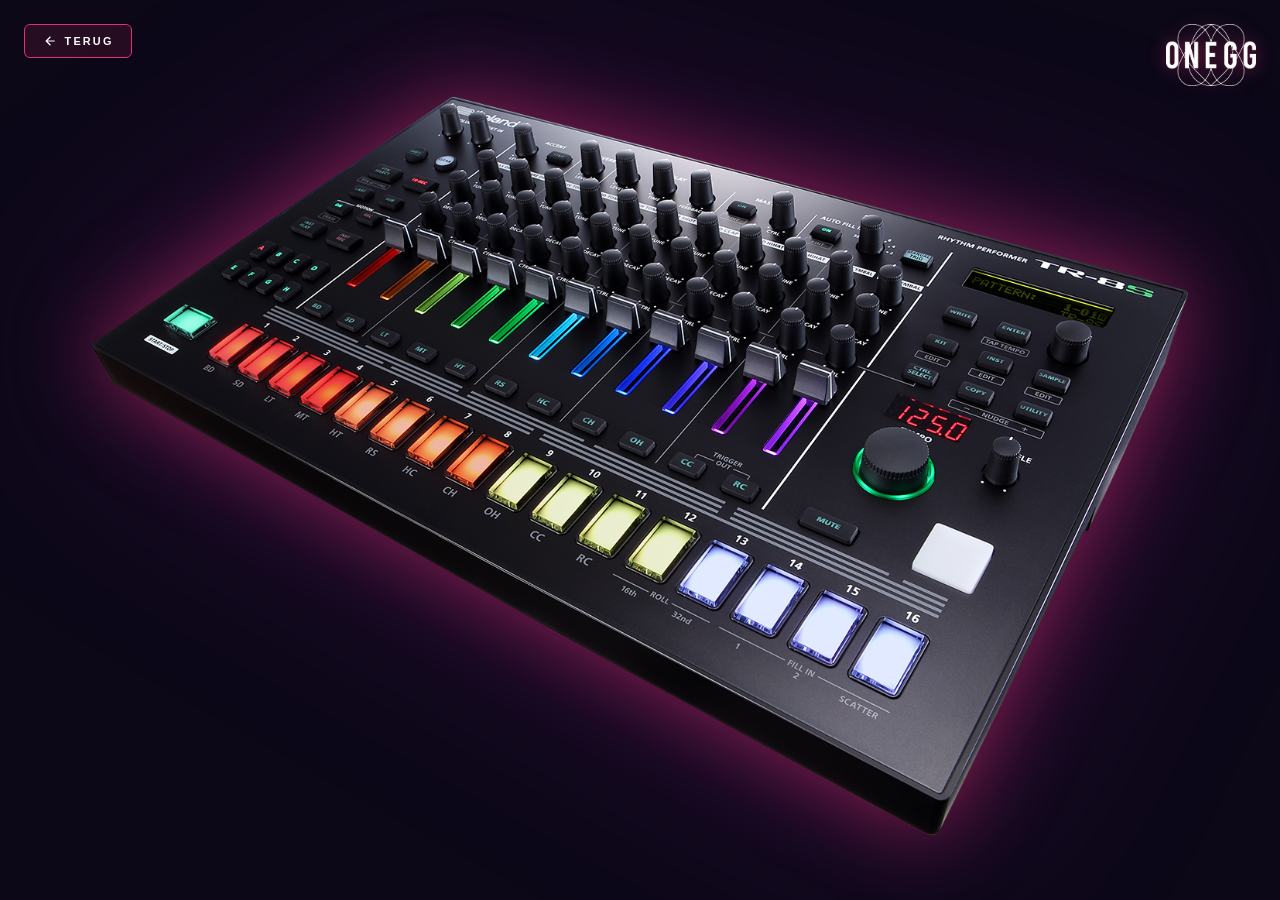
<file: src/main/resources/roland-tr-808.html>
<!DOCTYPE html>
<html lang="nl">
<head>
    <meta charset="UTF-8" />
    <link rel="icon" type="image/png" href="/assets/logos/onegg_black.png" />
    <meta name="viewport" content="width=device-width, initial-scale=1.0" />
    <title>Onegg – Roland TR-808</title>
    <meta name="description" content="Onegg – Roland TR-808" />
    <link rel="stylesheet" href="styles.css" />
</head>
<body>

<a href="/music" class="back-btn" aria-label="Terug naar Music">
    <svg viewBox="0 0 24 24"><path d="M20 11H7.83l5.59-5.59L12 4l-8 8 8 8 1.41-1.41L7.83 13H20v-2z"/></svg>
    Terug
</a>

<div class="logo-corner">
    <a href="/"><img src="assets/logos/onegg_wit.png" alt="Onegg" /></a>
</div>

<div class="instrument-detail">
    <img class="instrument-detail__img" src="assets/images/roland-tr-808.png" alt="Roland TR-808" />
</div>

</body>
</html>
</file>
<file: src/main/resources/styles.css>
*, *::before, *::after {
  box-sizing: border-box;
  margin: 0;
  padding: 0;
}

body {
  background: #0c0818;
  color: #e0306e;
  font-family: "Arial", Helvetica, sans-serif;
  min-height: 100vh;
  overflow-x: hidden;
}

a {
  color: inherit;
  text-decoration: none;
  transition: opacity 0.25s ease;
  cursor: pointer;
}

a:hover {
  opacity: 0.55;
}

.layout {
  position: relative;
  height: 100vh;
  display: flex;
  flex-direction: row;
  justify-content: space-between;
  z-index: 10;
}

.col-left {
  display: flex;
  flex-direction: column;
  justify-content: flex-end;
  padding: 2rem 1.5rem;
  flex-shrink: 0;
}

.col-center {
  flex: 1;
  display: flex;
  align-items: center;
  justify-content: center;
}

.col-right {
  display: flex;
  flex-direction: column;
  justify-content: flex-end;
  padding: 2rem 1.5rem;
  flex-shrink: 0;
}

.tv-wrapper {
  position: relative;
  width: clamp(540px, 78vw, 1100px);
  overflow: visible;
}

.center-tv {
  display: block;
  width: 100%;
  height: auto;
  position: relative;
  z-index: 5;
  filter: drop-shadow(0 0 30px rgba(224, 48, 110, 0.45)) drop-shadow(0 0 80px rgba(122, 21, 128, 0.3));
  pointer-events: none;
}

.tv-screen {
  position: absolute;
  top: 25%;
  left: 18%;
  width: 65%;
  height: 44%;
  object-fit: cover;
  z-index: 1;
  border-radius: 6%;
}

.tv-off-overlay {
  position: absolute;
  top: 25%;
  left: 18%;
  width: 65%;
  height: 44%;
  background: #000;
  border-radius: 6%;
  z-index: 2;
  opacity: 0;
  pointer-events: none;
  transition: opacity 0.4s ease;
}

.tv-off-overlay.tv-off {
  opacity: 1;
}

.tv-buttons {
  position: absolute;
  bottom: 33%;
  right: 23.5%;
  display: flex;
  flex-direction: row;
  gap: clamp(3px, 0.5vw, 6px);
  z-index: 6;
}

.tv-btn {
  width: clamp(18px, 2.2vw, 30px);
  height: clamp(18px, 2.2vw, 30px);
  background: transparent;
  border: none;
  border-radius: 4px;
  cursor: pointer;
  display: flex;
  align-items: center;
  justify-content: center;
  padding: 0;
  transition: transform 0.1s ease;
}
.tv-btn svg {
  width: 55%;
  height: 55%;
}
.tv-btn:active {
  transform: scale(0.9);
}

.tv-btn--off {
  margin-right: 2mm;
}
.tv-btn--off svg {
  color: rgba(224, 48, 110, 0.5);
}
.tv-btn--off:hover svg {
  color: rgba(224, 48, 110, 0.8);
}

.tv-btn--on svg {
  color: rgba(74, 222, 128, 0.5);
}
.tv-btn--on:hover svg {
  color: rgba(74, 222, 128, 0.8);
}

.logo-corner {
  position: fixed;
  top: 1.5rem;
  right: 1.5rem;
  z-index: 20;
}

.logo-corner img {
  width: clamp(50px, 7vw, 110px);
  height: auto;
  filter: drop-shadow(0 0 8px rgba(224, 48, 110, 0.5));
}

.logo-corner__placeholder {
  width: clamp(50px, 7vw, 100px);
  height: clamp(50px, 7vw, 100px);
  border: 3px solid #e0306e;
  border-radius: 50%;
  display: flex;
  align-items: center;
  justify-content: center;
  font-family: "Arial Black", "Arial Bold", Impact, sans-serif;
  font-size: clamp(0.9rem, 1.8vw, 1.4rem);
  font-weight: 900;
  color: #e0306e;
  text-shadow: 0 0 12px rgba(224, 48, 110, 0.6);
}

.brand-vertical {
  font-family: "Arial Black", "Arial Bold", Impact, sans-serif;
  font-size: clamp(3rem, 11vh, 9rem);
  font-weight: 900;
  color: #e0306e;
  writing-mode: vertical-lr;
  text-orientation: upright;
  letter-spacing: 0.02em;
  line-height: 1;
  text-transform: uppercase;
  user-select: none;
  text-shadow: 0 0 20px rgba(224, 48, 110, 0.35), 0 0 70px rgba(224, 48, 110, 0.12);
}

.social-icons {
  list-style: none;
  display: flex;
  flex-direction: column;
  gap: 1.1rem;
}

.social-icons a {
  display: flex;
  align-items: center;
  font-size: 1.2rem;
  line-height: 1;
  width: 24px;
  height: 24px;
  justify-content: center;
}

.social-icons svg {
  width: 20px;
  height: 20px;
  fill: currentColor;
}

.main-nav {
  display: flex;
  flex-direction: column;
  gap: 0;
}

.main-nav__item {
  display: flex;
  flex-direction: row;
  align-items: center;
  padding: 0.3rem 0;
}

.main-nav__item::before {
  content: "";
  display: block;
  width: 2px;
  height: clamp(3rem, 5vh, 5rem);
  background: #e0306e;
  flex-shrink: 0;
  margin-right: 0.7rem;
}

.main-nav__item a {
  font-family: "Arial Black", "Arial Bold", Impact, sans-serif;
  font-size: clamp(0.6rem, 0.9vw, 0.85rem);
  font-weight: 700;
  letter-spacing: 0.25em;
  text-transform: uppercase;
  color: #e0306e;
  writing-mode: vertical-rl;
  transform: rotate(180deg);
  white-space: nowrap;
  display: block;
}

.main-nav__item--active a {
  color: #ffffff;
}

.main-nav__item--active::before {
  background: #ffffff;
}

.page-hero {
  text-align: center;
  user-select: none;
}

.page-title {
  font-family: "Arial Black", "Arial Bold", Impact, sans-serif;
  font-size: clamp(3.5rem, 12vw, 9rem);
  font-weight: 900;
  color: #e0306e;
  text-transform: uppercase;
  letter-spacing: 0.04em;
  line-height: 1;
  text-shadow: 0 0 30px rgba(224, 48, 110, 0.35), 0 0 80px rgba(122, 21, 128, 0.2);
}

.page-subtitle {
  font-family: "Arial", Helvetica, sans-serif;
  font-size: clamp(0.7rem, 1.3vw, 1rem);
  color: rgba(224, 48, 110, 0.55);
  letter-spacing: 0.35em;
  text-transform: uppercase;
  margin-top: 1.2rem;
}

.music-content {
  text-align: center;
  display: flex;
  flex-direction: column;
  align-items: center;
  gap: 1.5rem;
  width: 100%;
}

.music-instruments {
  display: flex;
  flex-direction: row;
  gap: clamp(1rem, 2vw, 2rem);
  align-items: center;
  justify-content: center;
}

.instrument-img {
  width: clamp(55px, 8vw, 105px);
  height: auto;
  filter: drop-shadow(0 0 30px rgba(224, 48, 110, 0.45)) drop-shadow(0 0 80px rgba(122, 21, 128, 0.3));
  transition: transform 0.3s ease, filter 0.3s ease;
}

.soundcloud-wrap {
  width: clamp(280px, 48vw, 620px);
  margin-top: -1.5rem;
}
.soundcloud-wrap iframe {
  width: 100%;
  height: 300px;
  border: none;
  border-radius: 8px;
}

.music-content .page-title {
  margin-top: 3rem;
}

.page-title-bar {
  display: none;
}

.cta {
  position: fixed;
  bottom: 2rem;
  left: 50%;
  transform: translateX(-50%);
  z-index: 10;
  text-align: center;
}

.cta a {
  display: block;
  color: #ffffff;
  text-decoration: underline;
  text-decoration-thickness: 1px;
  font-family: "Arial Black", "Arial Bold", Impact, sans-serif;
  font-size: clamp(0.65rem, 1vw, 0.85rem);
  font-weight: 700;
  letter-spacing: 0.25em;
  text-transform: uppercase;
  line-height: 2.2;
}

.page-spacer {
  height: 100vh;
}

.site-footer {
  position: relative;
  z-index: 5;
  background: transparent;
  border-top: 1px solid rgba(224, 48, 110, 0.25);
  padding: 3rem 2.5rem 2rem;
  display: flex;
  flex-direction: column;
  gap: 2rem;
}

.footer-inner {
  display: flex;
  flex-direction: column;
  align-items: center;
  gap: 1.2rem;
}

.footer-logo {
  width: clamp(70px, 10vw, 130px);
  height: auto;
  filter: drop-shadow(0 0 10px rgba(224, 48, 110, 0.5));
}

.footer-tagline {
  font-family: "Arial", Helvetica, sans-serif;
  font-size: clamp(0.8rem, 1.1vw, 1rem);
  color: #e0306e;
  letter-spacing: 0.12em;
}

.footer-social {
  list-style: none;
  display: flex;
  gap: 1.6rem;
}

.footer-social a {
  display: flex;
  align-items: center;
  justify-content: center;
  width: 30px;
  height: 30px;
}

.footer-social svg {
  width: 28px;
  height: 28px;
  fill: currentColor;
}

.footer-copy {
  font-family: "Arial", Helvetica, sans-serif;
  font-size: clamp(0.6rem, 0.85vw, 0.78rem);
  color: rgba(255, 255, 255, 0.55);
  letter-spacing: 0.05em;
}

@media (max-width: 768px) {
  .layout {
    flex-direction: column;
    justify-content: space-between;
    align-items: stretch;
  }
  .col-left {
    flex-direction: row;
    align-items: center;
    justify-content: flex-start;
    padding: 0.9rem 1.2rem;
    width: 100%;
    flex-shrink: 0;
  }
  .logo-corner {
    display: block;
  }
  .logo-corner img {
    width: clamp(55px, 14vw, 80px);
  }
  .social-icons a {
    width: 20px;
    height: 20px;
  }
  .social-icons svg {
    width: 18px;
    height: 18px;
  }
  .col-center {
    flex: 1;
    display: flex;
    align-items: center;
    justify-content: center;
    padding: 0 1rem;
    overflow: hidden;
  }
  .page-title-bar {
    position: fixed;
    top: 1.5rem;
    left: 50%;
    transform: translateX(-50%);
    z-index: 15;
    display: flex;
    align-items: center;
    justify-content: center;
    white-space: nowrap;
  }
  .col-center .page-title {
    display: none;
  }
  .page-title {
    font-size: clamp(1.8rem, 10vw, 3rem);
  }
  .music-content {
    gap: 0.8rem;
    padding: 0 0.5rem;
    width: 100%;
  }
  .soundcloud-wrap {
    width: 100%;
    max-width: 100%;
  }
  .soundcloud-wrap iframe {
    height: 220px;
  }
  .instrument-img {
    width: clamp(55px, 18vw, 90px);
  }
  .music-instruments a {
    pointer-events: none;
    cursor: default;
  }
  .tv-wrapper {
    width: min(88vw, 480px);
  }
  .tv-buttons {
    position: absolute;
    bottom: 33%;
    right: 18.5%;
    display: flex;
    flex-direction: row;
    gap: clamp(2px, 0.3vw, 4px);
    z-index: 6;
  }
  .tv-btn {
    width: clamp(19px, 2.3vw, 31px);
    height: clamp(19px, 2.3vw, 31px);
    background: #1a1a1a;
    border: 1px solid #333;
  }
  .tv-btn--off {
    margin-right: 0.5mm;
  }
  .col-right {
    flex-shrink: 0;
    padding: 0.8rem 1.2rem 1.5rem;
    justify-content: center;
    align-items: center;
  }
  .main-nav {
    flex-direction: row;
    gap: 1.2rem;
    justify-content: center;
    align-items: center;
  }
  .main-nav__item {
    flex-direction: row;
    align-items: center;
    padding: 0 0.2rem;
  }
  .main-nav__item::before {
    height: 1.6rem;
    margin-right: 0.5rem;
  }
  .main-nav__item a {
    writing-mode: horizontal-tb;
    transform: none;
    font-size: clamp(0.6rem, 2.8vw, 0.8rem);
  }
}
@media (min-width: 769px) {
  .music-instruments {
    gap: clamp(3rem, 5vw, 7rem);
    align-items: center;
  }
  .instrument-img {
    width: clamp(110px, 16vw, 210px);
    height: auto;
    max-width: none;
  }
  .music-instruments a:hover,
  .music-instruments a:focus {
    opacity: 1;
  }
  .music-instruments a:hover .instrument-img,
  .music-instruments a:focus .instrument-img {
    transform: scale(1.22) translateY(-6px);
    filter: drop-shadow(0 0 50px rgba(224, 48, 110, 0.75)) drop-shadow(0 0 120px rgba(122, 21, 128, 0.55));
  }
  .music-instruments a:hover .instrument-img--808,
  .music-instruments a:focus .instrument-img--808 {
    transform: scale(1.22) translateY(-6px) rotate(-20deg);
  }
}
.back-btn {
  position: fixed;
  top: 1.5rem;
  left: 1.5rem;
  z-index: 20;
  display: inline-flex;
  align-items: center;
  gap: 0.5rem;
  color: #ffffff;
  background: rgba(224, 48, 110, 0.12);
  border: 1.5px solid #e0306e;
  border-radius: 6px;
  padding: 0.55rem 1.1rem;
  font-family: "Arial Black", "Arial Bold", Impact, sans-serif;
  font-size: clamp(0.6rem, 0.85vw, 0.8rem);
  font-weight: 700;
  letter-spacing: 0.2em;
  text-transform: uppercase;
  transition: background 0.2s ease;
}
.back-btn svg {
  width: 14px;
  height: 14px;
  fill: currentColor;
  flex-shrink: 0;
}
.back-btn:hover {
  background: rgba(224, 48, 110, 0.3);
  opacity: 1;
}

.instrument-detail {
  display: flex;
  align-items: center;
  justify-content: center;
  min-height: 100vh;
  padding: 6rem 2rem 4rem;
}

.instrument-detail__img {
  max-width: min(90vw, 1300px);
  max-height: 82vh;
  height: auto;
  width: auto;
  filter: drop-shadow(0 0 40px rgba(224, 48, 110, 0.55)) drop-shadow(0 0 100px rgba(122, 21, 128, 0.35));
}

.instrument-detail__img--wide {
  max-width: min(96vw, 1600px);
  max-height: 90vh;
}

@media (max-width: 768px) {
  .instrument-detail__img {
    max-width: 85vw;
    max-height: 55vh;
  }
  .back-btn {
    font-size: 0.65rem;
    padding: 0.5rem 0.9rem;
  }
}
.tv-404-screen {
  position: absolute;
  top: 25%;
  left: 18%;
  width: 65%;
  height: 44%;
  border-radius: 6%;
  background: #050208;
  z-index: 1;
  display: flex;
  align-items: center;
  justify-content: flex-start;
  overflow: hidden;
}
.tv-404-screen::before {
  content: "";
  position: absolute;
  inset: 0;
  background: repeating-linear-gradient(0deg, transparent, transparent 3px, rgba(0, 0, 0, 0.2) 3px, rgba(0, 0, 0, 0.2) 4px);
  pointer-events: none;
  z-index: 10;
}
.tv-404-screen::after {
  content: "";
  position: absolute;
  inset: 0;
  background: radial-gradient(ellipse at center, transparent 50%, rgba(0, 0, 0, 0.65) 100%);
  pointer-events: none;
  z-index: 11;
}

.typewriter-wrap {
  position: relative;
  z-index: 5;
  display: flex;
  flex-direction: column;
  padding: 0 10%;
  gap: clamp(2px, 0.6vh, 10px);
  width: 100%;
}

.tw-line {
  font-family: "Courier New", Courier, monospace;
  color: #e0306e;
  text-shadow: 0 0 5px #e0306e, 0 0 14px rgba(224, 48, 110, 0.7), 0 0 30px rgba(122, 21, 128, 0.5);
  white-space: nowrap;
  overflow: hidden;
  font-weight: bold;
  line-height: 1.25;
  min-height: 1.25em;
}

.tw-line--big {
  font-size: clamp(1.4rem, 3.8vw, 4.2rem);
  letter-spacing: 0.3em;
}

.tw-line--small {
  font-size: clamp(0.48rem, 1.15vw, 1.25rem);
  letter-spacing: 0.2em;
}

.tw-cursor {
  display: inline-block;
  width: 0.55em;
  height: 0.9em;
  background: #e0306e;
  vertical-align: middle;
  margin-left: 0.15em;
  opacity: 0;
  box-shadow: 0 0 8px rgba(224, 48, 110, 0.9);
}
.tw-cursor.visible {
  animation: tw-blink 0.85s step-end infinite;
}

@keyframes tw-blink {
  0%, 100% {
    opacity: 1;
  }
  50% {
    opacity: 0;
  }
}
@media (max-width: 768px) {
  .tw-line--big {
    font-size: clamp(1.1rem, 5vw, 2.2rem);
  }
  .tw-line--small {
    font-size: clamp(0.42rem, 1.8vw, 0.85rem);
  }
}
.sr-only {
  position: absolute;
  width: 1px;
  height: 1px;
  padding: 0;
  margin: -1px;
  overflow: hidden;
  clip: rect(0, 0, 0, 0);
  white-space: nowrap;
  border-width: 0;
}
</file>
<file: src/main/resources/korg-minilogue.css>
.instrument-detail--minilogue {
  height: 162vh;
  overflow: hidden;
  display: flex;
  align-items: flex-end;
  justify-content: center;
  padding: 0 2rem 155px;
}

.instrument-detail__img--minilogue {
  width: min(96vw, 1600px);
  max-width: none;
  max-height: none;
  height: auto;
  filter: drop-shadow(0 0 40px rgba(224, 48, 110, 0.55)) drop-shadow(0 0 100px rgba(122, 21, 128, 0.35));
}

.instrument-detail__img--minilogue.key-pressed {
  filter: drop-shadow(0 0 60px rgba(224, 48, 110, 0.95)) drop-shadow(0 0 140px rgba(122, 21, 128, 0.7));
  transition: filter 0.05s ease;
}

.minilogue-note-indicator {
  position: fixed;
  pointer-events: none;
  z-index: 100;
  font-family: "Arial Black", sans-serif;
  font-size: 1rem;
  font-weight: 900;
  color: #fff;
  background: rgba(224, 48, 110, 0.85);
  border: 1px solid rgba(224, 48, 110, 0.6);
  border-radius: 6px;
  padding: 0.2rem 0.6rem;
  transform: translateX(-50%);
  opacity: 0;
}
.minilogue-note-indicator.visible {
  animation: note-float 0.8s ease forwards;
}

@keyframes note-float {
  0% {
    opacity: 1;
    transform: translateX(-50%) translateY(0);
  }
  70% {
    opacity: 1;
  }
  100% {
    opacity: 0;
    transform: translateX(-50%) translateY(-20px);
  }
}
.minilogue-keyboard {
  position: fixed;
  bottom: 0;
  left: 50%;
  transform: translateX(-50%);
  width: min(96vw, 1050px);
  height: 140px;
  z-index: 30;
  background: linear-gradient(to bottom, rgba(12, 8, 24, 0.6), rgba(12, 8, 24, 0.95));
  border-top: 1px solid rgba(224, 48, 110, 0.25);
  border-radius: 8px 8px 0 0;
  padding: 12px 10px 0;
  backdrop-filter: blur(8px);
}

.mkey {
  position: absolute;
  bottom: 0;
  border-radius: 0 0 6px 6px;
  cursor: pointer;
  transition: background 0.06s ease, box-shadow 0.06s ease, transform 0.06s ease;
  user-select: none;
}

.mkey--white {
  height: 100%;
  background: linear-gradient(to bottom, #d8d4cc, #f0ede6);
  border: 1px solid rgba(0, 0, 0, 0.35);
  border-top: none;
  box-shadow: 2px 4px 10px rgba(0, 0, 0, 0.5), inset 0 -2px 4px rgba(0, 0, 0, 0.1);
  z-index: 1;
}
.mkey--white:hover {
  background: linear-gradient(to bottom, #e8e4dc, #fff8f2);
  box-shadow: 2px 4px 10px rgba(0, 0, 0, 0.5), 0 0 14px rgba(224, 48, 110, 0.35), inset 0 -2px 4px rgba(0, 0, 0, 0.1);
}
.mkey--white.mkey--active {
  background: linear-gradient(to bottom, rgba(224, 48, 110, 0.25), rgba(224, 48, 110, 0.1));
  box-shadow: 0 0 20px rgba(224, 48, 110, 0.7), 0 0 50px rgba(122, 21, 128, 0.4), inset 0 2px 6px rgba(0, 0, 0, 0.2);
  transform: translateY(2px);
}

.mkey--black {
  height: 62%;
  background: linear-gradient(to bottom, #1a1520, #0a0810);
  border: 1px solid rgba(255, 255, 255, 0.06);
  border-top: none;
  box-shadow: 2px 6px 14px rgba(0, 0, 0, 0.8), inset 0 -2px 4px rgba(255, 255, 255, 0.04);
  z-index: 2;
}
.mkey--black:hover {
  background: linear-gradient(to bottom, #2a2030, #150f20);
  box-shadow: 2px 6px 14px rgba(0, 0, 0, 0.8), 0 0 12px rgba(224, 48, 110, 0.45);
}
.mkey--black.mkey--active {
  background: linear-gradient(to bottom, rgba(224, 48, 110, 0.6), rgba(122, 21, 128, 0.4));
  box-shadow: 0 0 18px rgba(224, 48, 110, 0.9), 0 0 40px rgba(122, 21, 128, 0.6), inset 0 2px 6px rgba(0, 0, 0, 0.3);
  transform: translateY(2px);
}
</file>
<file: src/main/resources/media.css>
.media-sidebar {
  position: fixed;
  bottom: 0;
  top: 0;
  display: flex;
  align-items: flex-end;
  padding: 2rem 1.5rem;
  z-index: 10;
}
.media-sidebar--left {
  left: 0;
}
.media-sidebar--right {
  right: 0;
}

.media-main {
  padding: 2rem clamp(80px, 9vw, 130px) 6rem;
  max-width: 1400px;
  margin: 0 auto;
  min-height: 100vh;
}

.media-header {
  text-align: center;
  padding: 2.5rem 0 2.5rem;
  display: flex;
  flex-direction: column;
  align-items: center;
  gap: 1.2rem;
}

.media-title {
  font-family: "Arial Black", "Arial Bold", Impact, sans-serif;
  font-size: clamp(3.5rem, 10vw, 8rem);
  font-weight: 900;
  color: #e0306e;
  text-transform: uppercase;
  letter-spacing: 0.04em;
  line-height: 1;
  text-shadow: 0 0 30px rgba(224, 48, 110, 0.35), 0 0 80px rgba(122, 21, 128, 0.2);
}

.media-insta-badge {
  display: inline-flex;
  align-items: center;
  gap: 0.55rem;
  border: 1.5px solid rgba(224, 48, 110, 0.4);
  border-radius: 999px;
  padding: 0.45rem 1.1rem;
  background: rgba(224, 48, 110, 0.07);
  transition: background 0.2s ease, border-color 0.2s ease;
  margin: 0 auto 1.5rem;
  display: flex;
  width: fit-content;
}
.media-insta-badge svg {
  width: 18px;
  height: 18px;
  fill: #e0306e;
  flex-shrink: 0;
}
.media-insta-badge a {
  font-family: "Arial", Helvetica, sans-serif;
  font-size: 0.85rem;
  letter-spacing: 0.12em;
  color: rgba(224, 48, 110, 0.75);
  font-weight: 600;
}
.media-insta-badge:hover {
  background: rgba(224, 48, 110, 0.14);
  border-color: #e0306e;
}
.media-insta-badge:hover a {
  color: #e0306e;
  opacity: 1;
}

.media-feed-section {
  padding-bottom: 4rem;
}

.media-loader {
  display: flex;
  justify-content: center;
  align-items: center;
  gap: 0.6rem;
  padding: 5rem 0;
  transition: opacity 0.4s ease;
}
.media-loader.is-hidden {
  opacity: 0;
  height: 0;
  padding: 0;
  overflow: hidden;
  pointer-events: none;
}

.media-loader__dot {
  width: 10px;
  height: 10px;
  border-radius: 50%;
  background: #e0306e;
  animation: dotPulse 1.2s ease-in-out infinite both;
}
.media-loader__dot:nth-child(2) {
  animation-delay: 0.2s;
}
.media-loader__dot:nth-child(3) {
  animation-delay: 0.4s;
}

@keyframes dotPulse {
  0%, 80%, 100% {
    transform: scale(0.5);
    opacity: 0.25;
  }
  40% {
    transform: scale(1);
    opacity: 1;
  }
}
.media-feed-wrap {
  opacity: 0;
  transform: translateY(20px);
  transition: opacity 0.65s ease, transform 0.65s ease;
}
.media-feed-wrap.is-visible {
  opacity: 1;
  transform: translateY(0);
}
.media-feed-wrap > div {
  background: transparent !important;
}

.layout--mobile-only {
  display: none !important;
}

@media (max-width: 768px) {
  .media-sidebar--left {
    display: flex;
    top: 0;
    bottom: auto;
    padding: 0.9rem 1.2rem;
    align-items: center;
  }
  .media-sidebar--left .social-icons {
    flex-direction: row;
    gap: 1.1rem;
  }
  .media-sidebar--left .social-icons a {
    width: 20px;
    height: 20px;
  }
  .media-sidebar--left .social-icons svg {
    width: 18px;
    height: 18px;
  }
  .media-sidebar--right {
    display: flex;
    top: auto;
    bottom: 0;
    left: 0;
    right: 0;
    padding: 0.8rem 1.2rem 1.5rem;
    align-items: center;
    justify-content: center;
  }
  .media-sidebar--right .main-nav {
    flex-direction: row;
    gap: 1.2rem;
    align-items: center;
    justify-content: center;
  }
  .media-sidebar--right .main-nav__item {
    flex-direction: row;
    align-items: center;
    padding: 0 0.2rem;
  }
  .media-sidebar--right .main-nav__item::before {
    height: 1.6rem;
    margin-right: 0.5rem;
  }
  .media-sidebar--right .main-nav__item a {
    writing-mode: horizontal-tb;
    transform: none;
    font-size: clamp(0.6rem, 2.8vw, 0.8rem);
  }
  .media-main {
    padding: 4rem 1rem 5.5rem;
  }
  .media-header {
    padding: 1.5rem 0 1rem;
  }
  .media-header .media-title {
    display: none;
  }
  .media-insta-badge {
    padding: 0.35rem 0.9rem;
  }
  .media-insta-badge svg {
    width: 15px;
    height: 15px;
  }
  .media-insta-badge a {
    font-size: 0.75rem;
  }
  .media-insta-badge {
    width: 9rem;
  }
}
</file>
